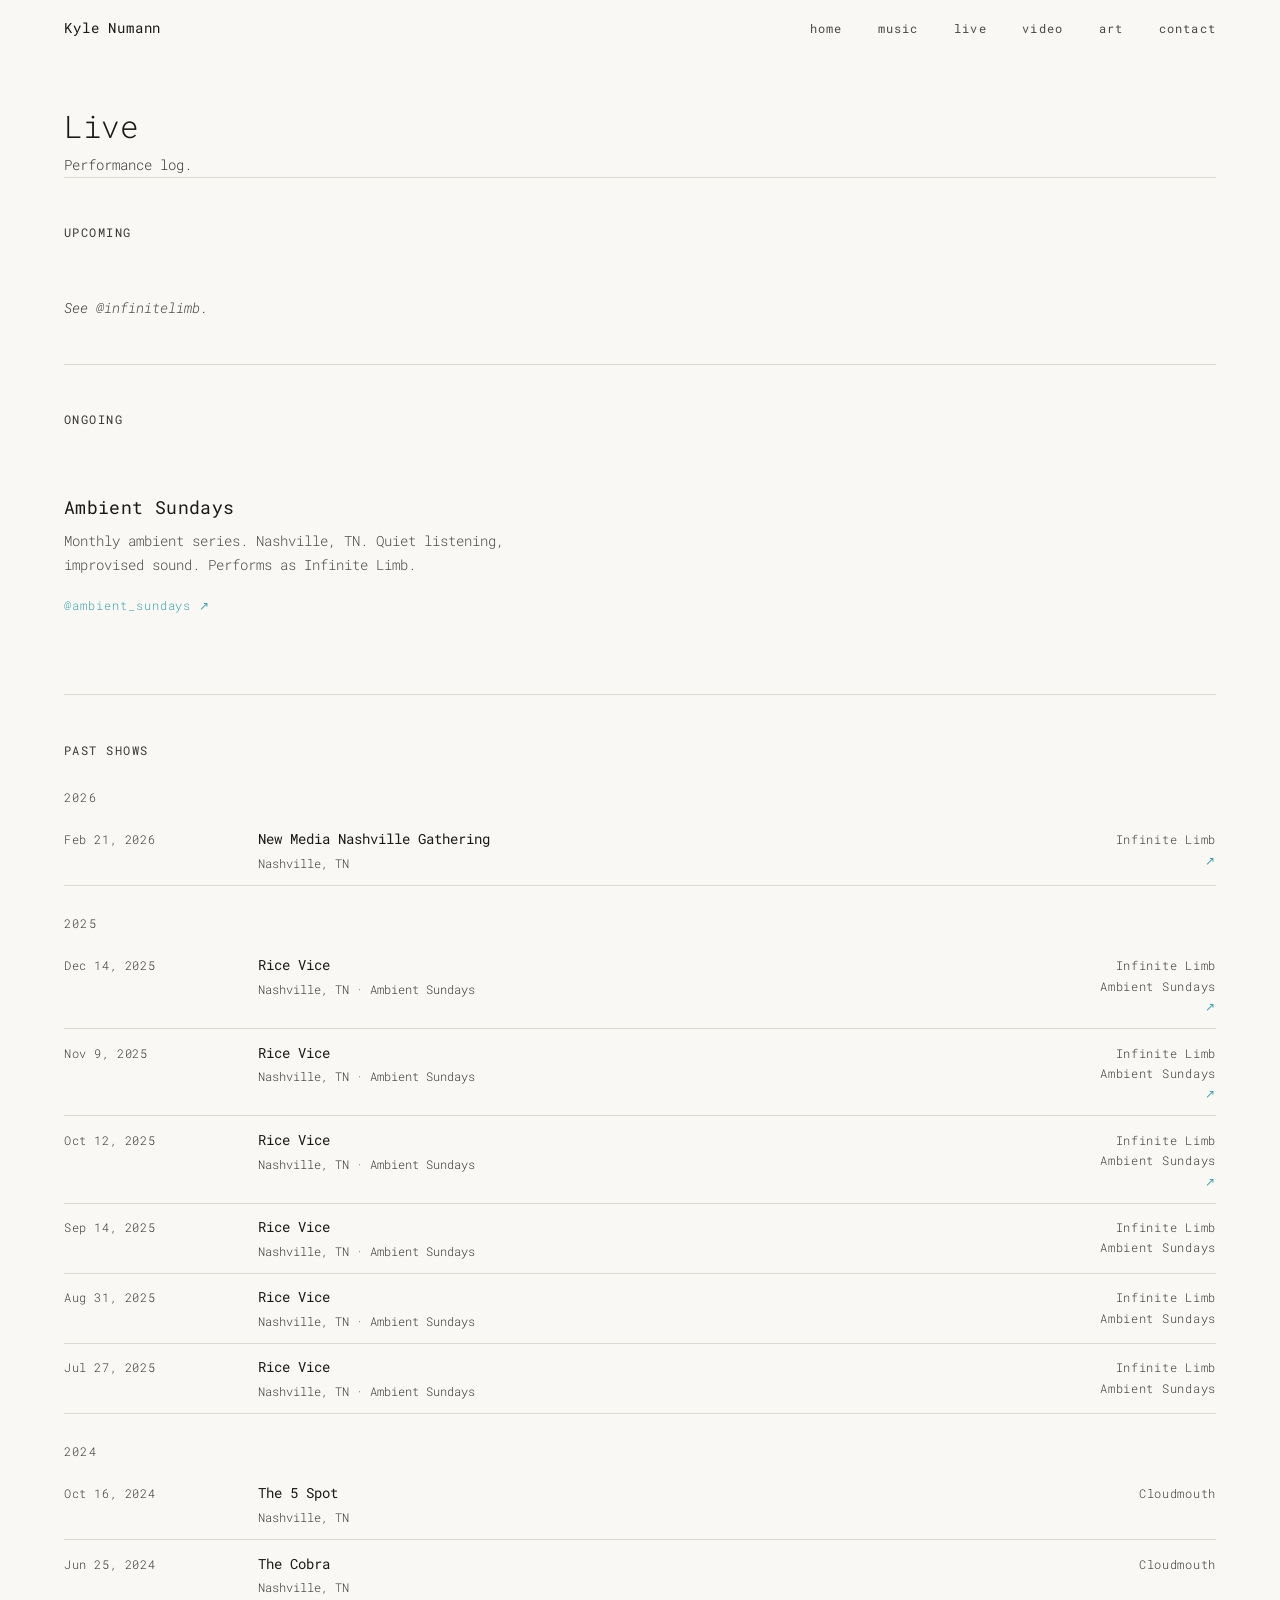
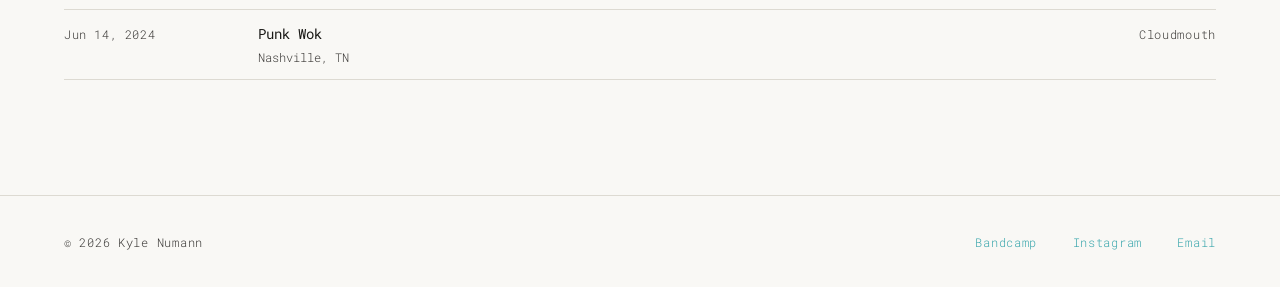
<file: live/index.html>
<!DOCTYPE html>
<html lang="en">
<head>
  <meta charset="UTF-8">
  <meta name="viewport" content="width=device-width, initial-scale=1.0">
  <title>Live — Kyle Numann</title>
  <meta name="description" content="Live performances — Infinite Limb, Ambient Sundays, Cloudmouth.">
  <link rel="stylesheet" href="../assets/css/main.css">
</head>
<body>

  <header class="site-header" role="banner">
    <div class="header-inner">
      <a href="../" class="site-logo">Kyle Numann</a>
      <nav class="site-nav" aria-label="Main navigation">
        <a href="../">home</a>
        <a href="../music/">music</a>
        <a href="../live/">live</a>
        <a href="../video/">video</a>
        <a href="../art/">art</a>
        <a href="mailto:kyle.numann@gmail.com">contact</a>
      </nav>
      <button class="nav-toggle" aria-label="Toggle navigation" aria-expanded="false">
        <span></span>
      </button>
    </div>
  </header>

  <main>
    <div class="wrap">

      <div class="page-header">
        <h1>Live</h1>
        <p class="intro">Performance log.</p>
      </div>

      <!-- Upcoming -->
      <section class="page-section" aria-labelledby="upcoming-heading">
        <span class="section-label" id="upcoming-heading">Upcoming</span>
        <div id="shows-list">
          <p class="empty">No upcoming shows scheduled.</p>
        </div>
      </section>

      <!-- Ambient Sundays -->
      <section class="page-section" aria-labelledby="as-heading">
        <span class="section-label" id="as-heading">Ongoing</span>
        <div class="as-block">
          <div class="as-block__title">Ambient Sundays</div>
          <p class="as-block__desc">
            Monthly ambient series. Nashville, TN.
            Quiet listening, improvised sound. Performs as Infinite Limb.
          </p>
          <div class="as-block__links">
            <a href="https://instagram.com/ambient_sundays" target="_blank" rel="noopener">@ambient_sundays ↗</a>
          </div>
        </div>
      </section>

      <!-- Past shows -->
      <section class="page-section" aria-labelledby="past-heading">
        <span class="section-label" id="past-heading">Past shows</span>
        <div id="past-shows-list">
          <!-- Rendered by JS from KN.live.pastShows -->
          <p class="empty">Loading…</p>
        </div>
      </section>

    </div>
  </main>

  <footer class="site-footer" role="contentinfo">
    <div class="footer-inner">
      <span class="footer-copy">© 2026 Kyle Numann</span>
      <div class="footer-links">
        <a href="https://infinitelimb.bandcamp.com" target="_blank" rel="noopener">Bandcamp</a>
        <a href="https://instagram.com/kylenumann" target="_blank" rel="noopener">Instagram</a>
        <a href="mailto:kyle.numann@gmail.com">Email</a>
      </div>
    </div>
  </footer>

  <script src="../content/data.js"></script>
  <script src="../assets/js/main.js"></script>
</body>
</html>
</file>
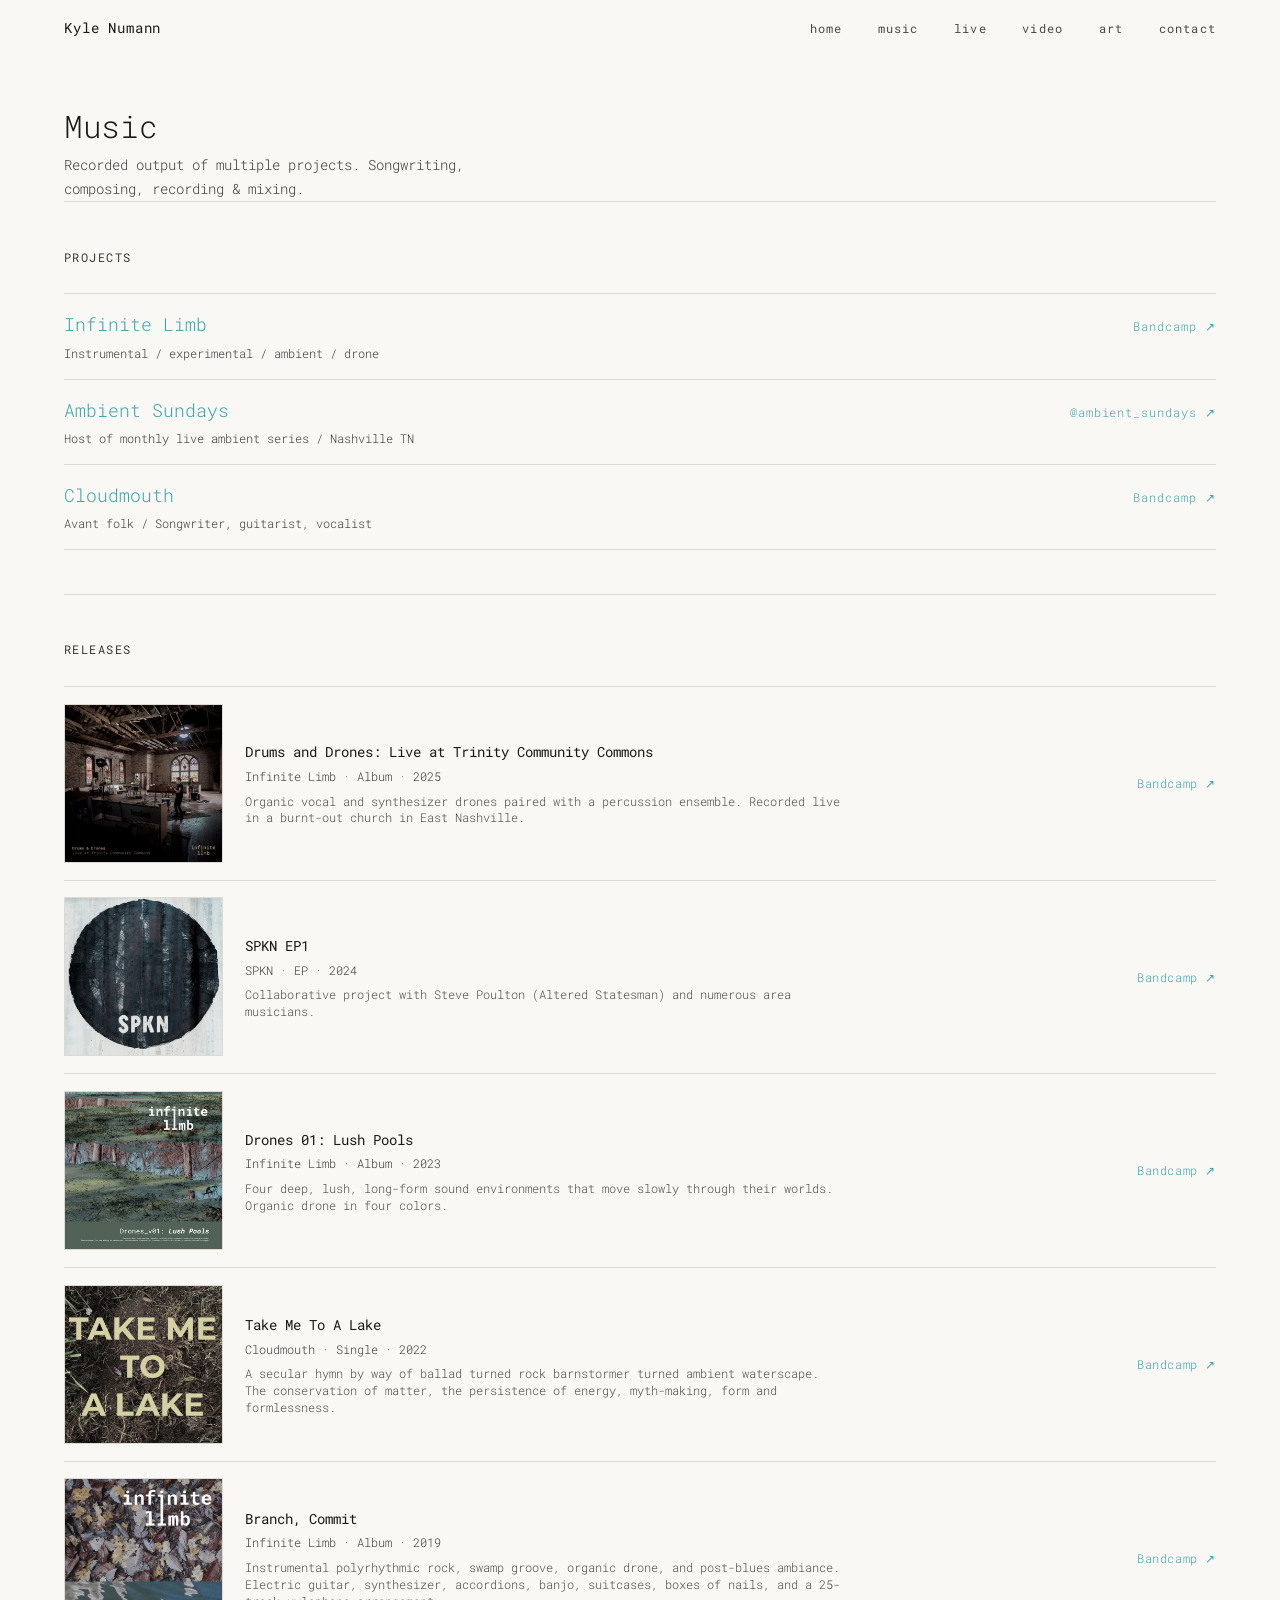
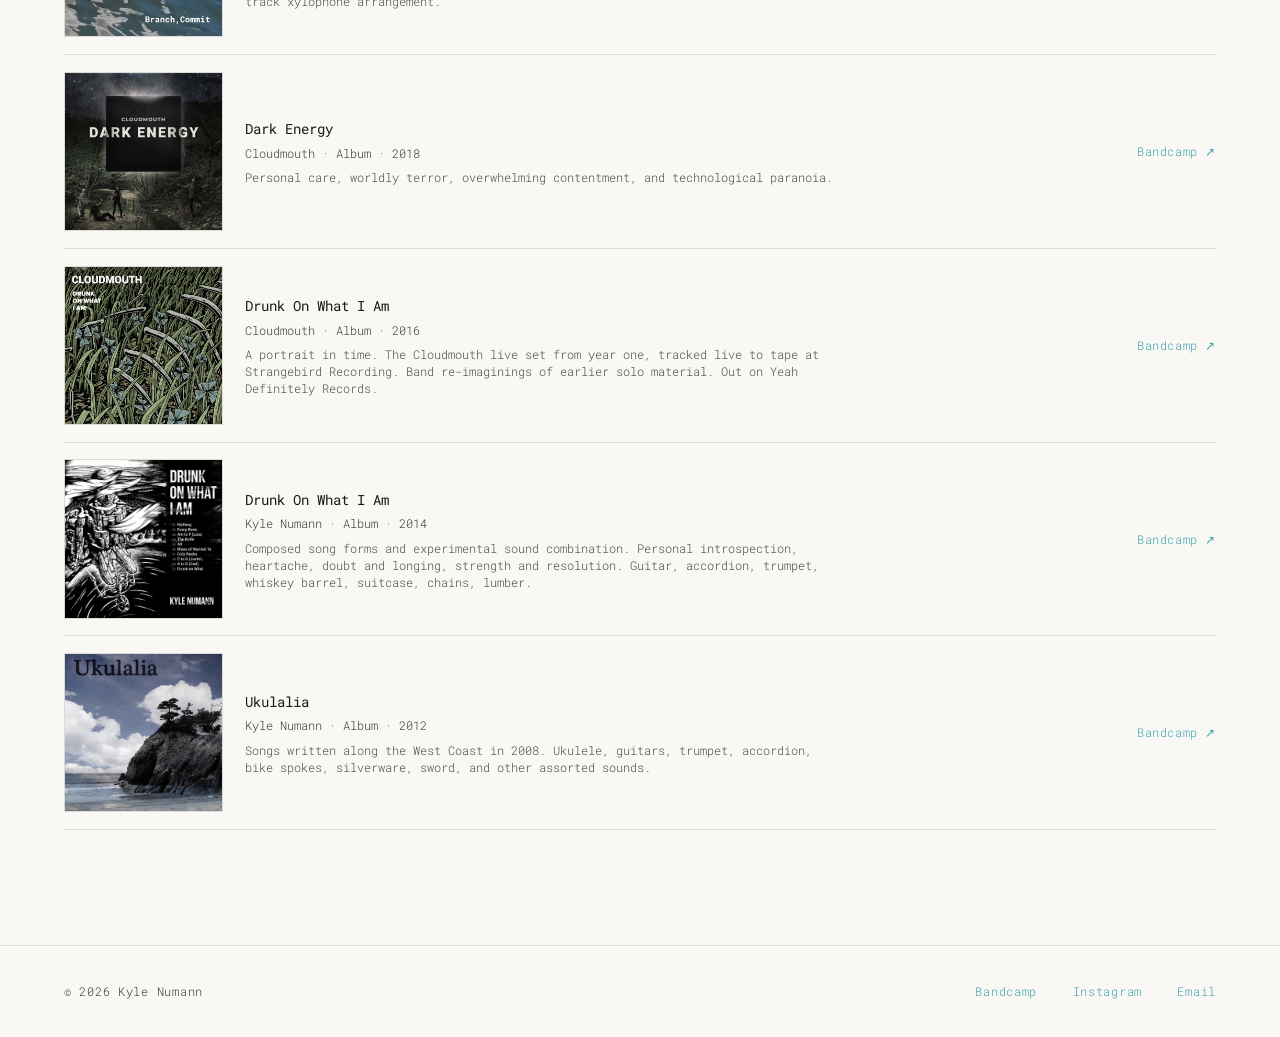
<file: music/index.html>
<!DOCTYPE html>
<html lang="en">
<head>
  <meta charset="UTF-8">
  <meta name="viewport" content="width=device-width, initial-scale=1.0">
  <title>Music — Kyle Numann</title>
  <meta name="description" content="Recorded music — Cloudmouth, Infinite Limb, Kyle Numann, Ambient Sundays.">
  <link rel="stylesheet" href="../assets/css/main.css">
</head>
<body>

  <header class="site-header" role="banner">
    <div class="header-inner">
      <a href="../" class="site-logo">Kyle Numann</a>
      <nav class="site-nav" aria-label="Main navigation">
        <a href="../">home</a>
        <a href="../music/">music</a>
        <a href="../live/">live</a>
        <a href="../video/">video</a>
        <a href="../art/">art</a>
        <a href="mailto:kyle.numann@gmail.com">contact</a>
      </nav>
      <button class="nav-toggle" aria-label="Toggle navigation" aria-expanded="false">
        <span></span>
      </button>
    </div>
  </header>

  <main>
    <div class="wrap">

      <div class="page-header">
        <h1>Music</h1>
        <p class="intro">Recorded output of multiple projects. Songwriting, composing, recording & mixing.</p>
      </div>

      <!-- Projects -->
      <section class="page-section" aria-labelledby="projects-heading">
        <span class="section-label" id="projects-heading">Projects</span>
        <div class="project-list">
          <div class="project-item">
            <div>
              <div class="project-item__name">
                <a href="https://infinitelimb.bandcamp.com" target="_blank" rel="noopener">Infinite Limb</a>
              </div>
              <span class="project-item__desc">Instrumental / experimental / ambient / drone</span>
            </div>
            <a href="https://infinitelimb.bandcamp.com" class="project-item__link" target="_blank" rel="noopener">Bandcamp ↗</a>
          </div>
          <div class="project-item">
            <div>
              <div class="project-item__name">
                <a href="https://instagram.com/ambient_sundays" target="_blank" rel="noopener">Ambient Sundays</a>
              </div>
              <span class="project-item__desc">Host of monthly live ambient series / Nashville TN</span>
            </div>
            <a href="https://instagram.com/ambient_sundays" class="project-item__link" target="_blank" rel="noopener">@ambient_sundays ↗</a>
          </div>
          <div class="project-item">
            <div>
              <div class="project-item__name">
                <a href="https://cloudmouthmusic.com" target="_blank" rel="noopener">Cloudmouth</a>
              </div>
              <span class="project-item__desc">Avant folk / Songwriter, guitarist, vocalist</span>
            </div>
            <a href="https://cloudmouthmusic.bandcamp.com" class="project-item__link" target="_blank" rel="noopener">Bandcamp ↗</a>
          </div>
        </div>
      </section>

      <!-- Releases — rendered from data.js -->
      <section class="page-section" aria-labelledby="releases-heading">
        <span class="section-label" id="releases-heading">Releases</span>
        <div id="releases-list">
          <p class="empty">Loading…</p>
        </div>
      </section>

    </div>
  </main>

  <footer class="site-footer" role="contentinfo">
    <div class="footer-inner">
      <span class="footer-copy">© 2026 Kyle Numann</span>
      <div class="footer-links">
        <a href="https://infinitelimb.bandcamp.com" target="_blank" rel="noopener">Bandcamp</a>
        <a href="https://instagram.com/kylenumann" target="_blank" rel="noopener">Instagram</a>
        <a href="mailto:kyle.numann@gmail.com">Email</a>
      </div>
    </div>
  </footer>

  <script src="../content/data.js"></script>
  <script src="../assets/js/main.js"></script>
</body>
</html>
</file>
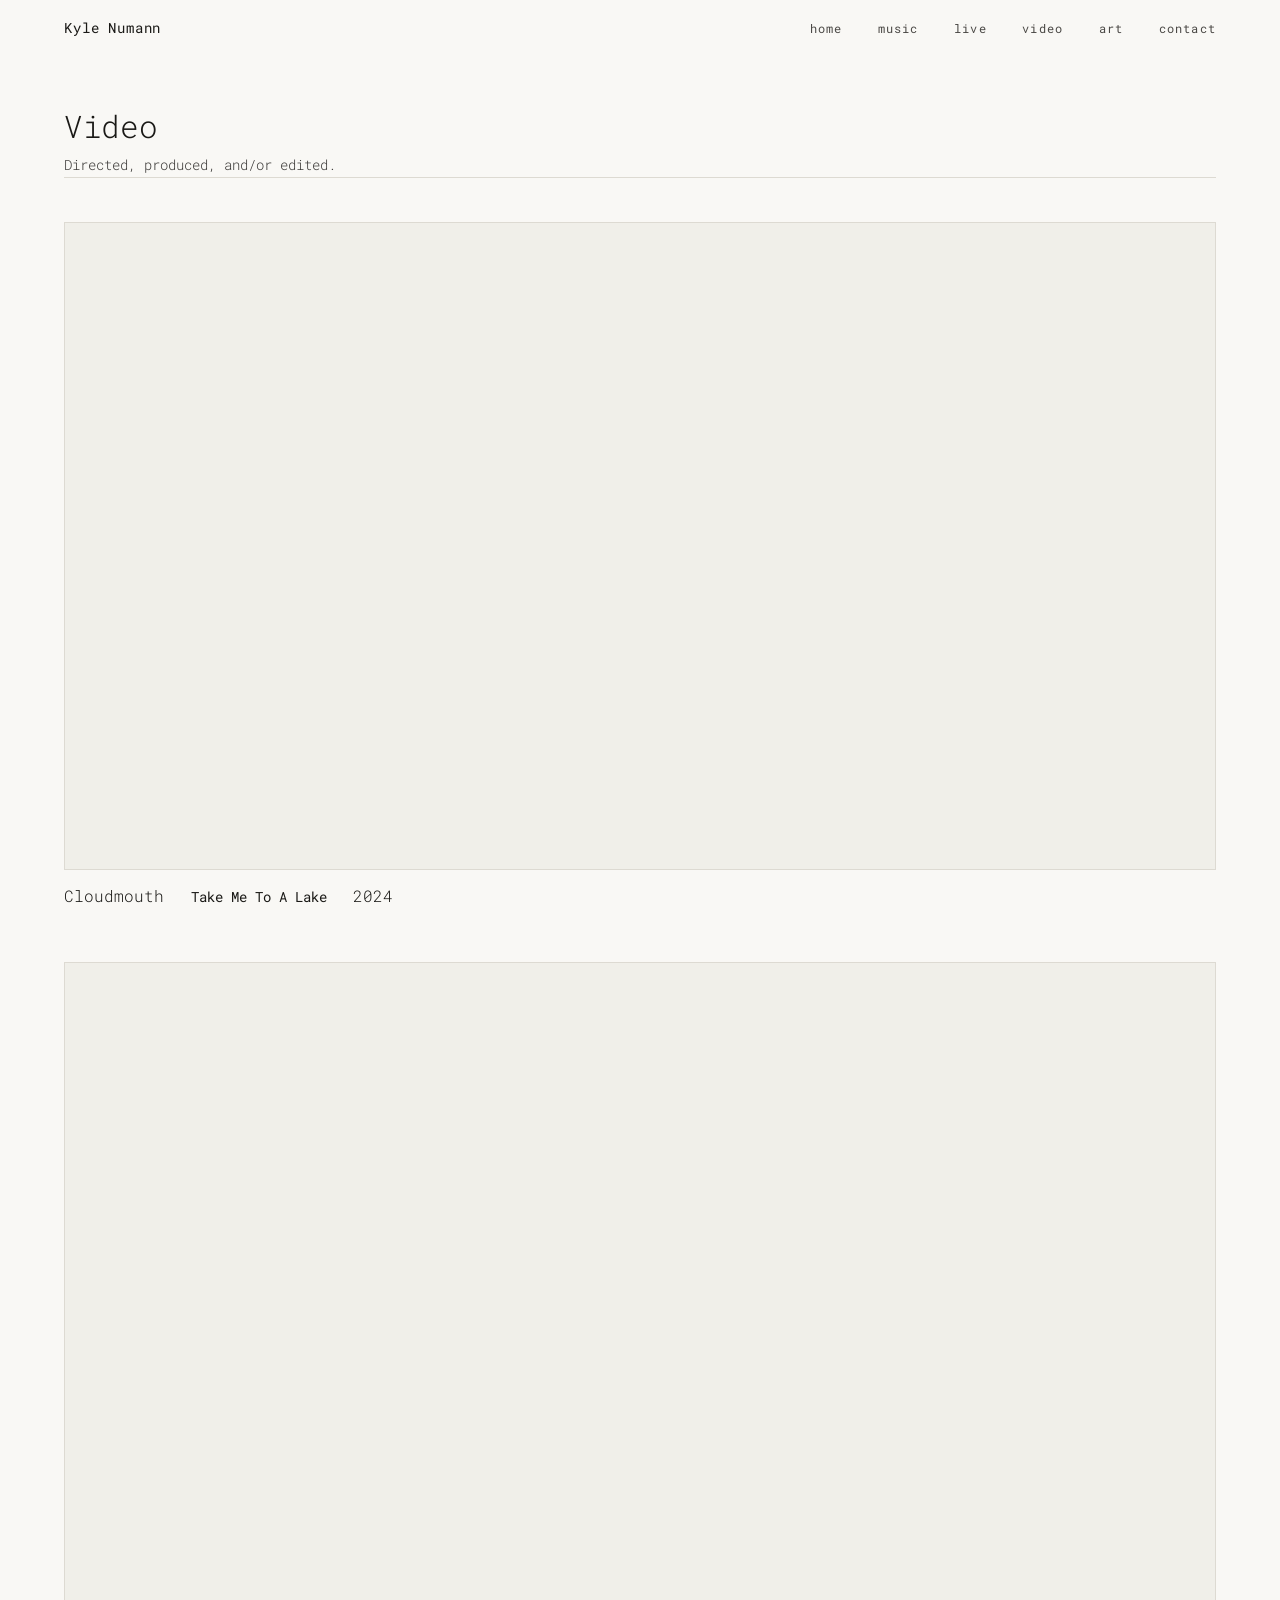
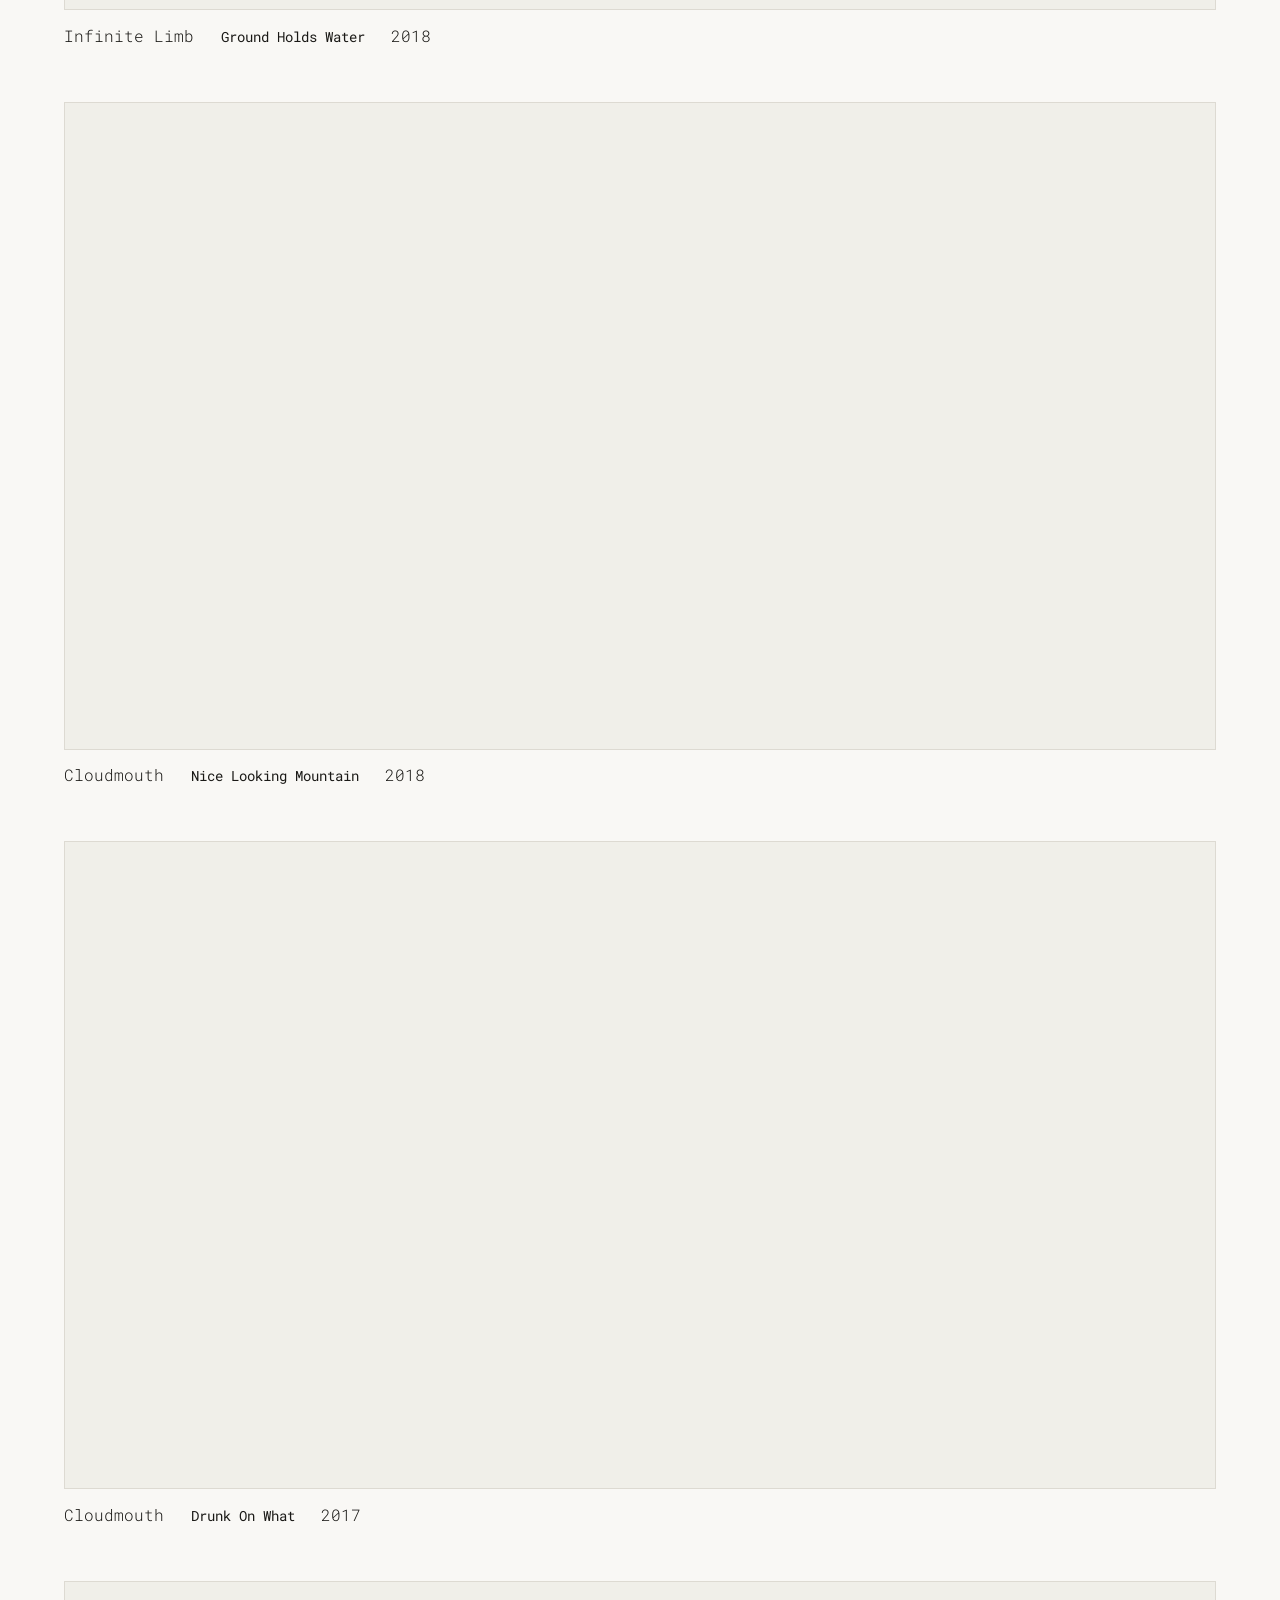
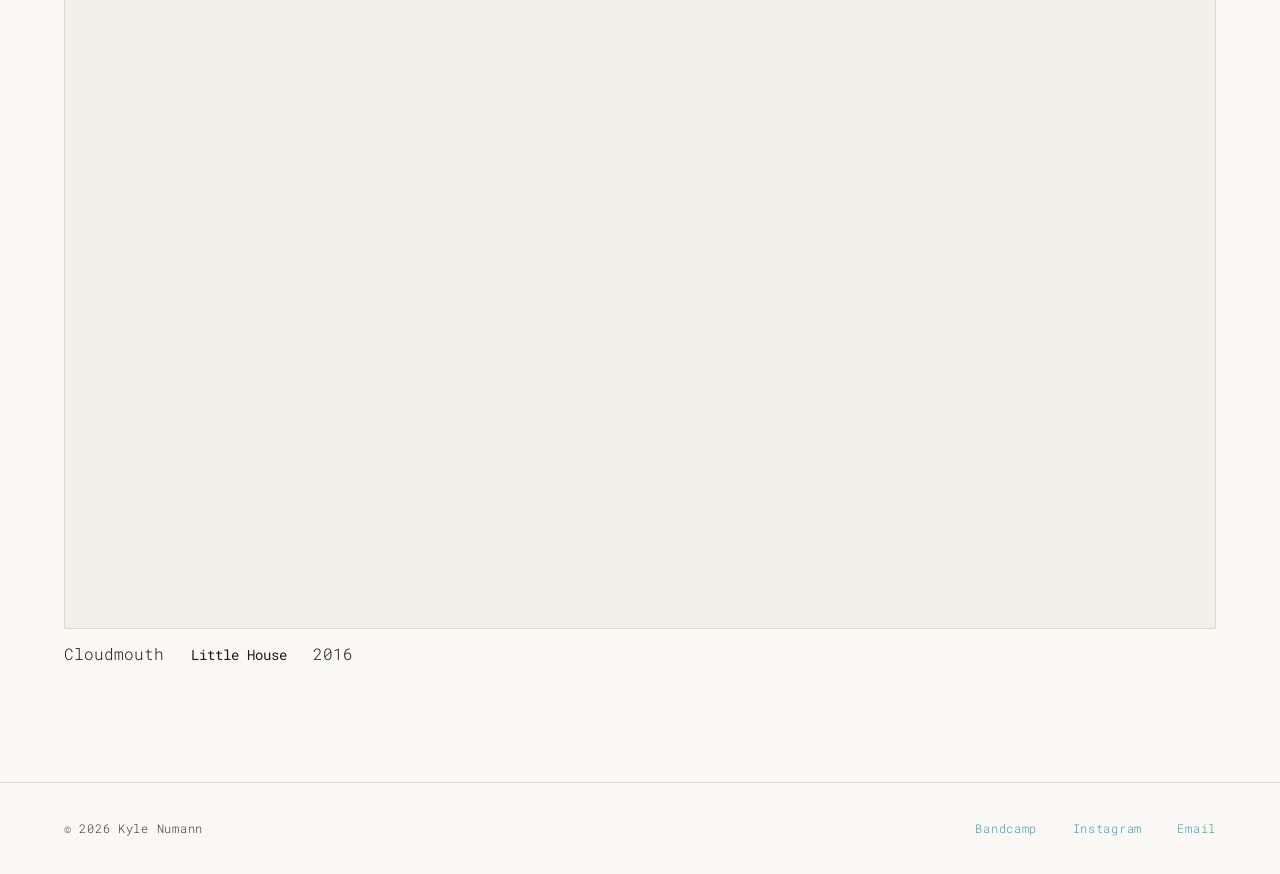
<file: video/index.html>
<!DOCTYPE html>
<html lang="en">
<head>
  <meta charset="UTF-8">
  <meta name="viewport" content="width=device-width, initial-scale=1.0">
  <title>Video — Kyle Numann</title>
  <meta name="description" content="Music videos by Cloudmouth and Infinite Limb.">
  <link rel="stylesheet" href="../assets/css/main.css">
</head>
<body>

  <header class="site-header" role="banner">
    <div class="header-inner">
      <a href="../" class="site-logo">Kyle Numann</a>
      <nav class="site-nav" aria-label="Main navigation">
        <a href="../">home</a>
        <a href="../music/">music</a>
        <a href="../live/">live</a>
        <a href="../video/">video</a>
        <a href="../art/">art</a>
        <a href="mailto:kyle.numann@gmail.com">contact</a>
      </nav>
      <button class="nav-toggle" aria-label="Toggle navigation" aria-expanded="false">
        <span></span>
      </button>
    </div>
  </header>

  <main>
    <div class="wrap">

      <div class="page-header">
        <h1>Video</h1>
        <p class="intro">Directed, produced, and/or edited.</p>
      </div>

      <section class="page-section">
        <div class="video-list" id="video-grid">
          <p class="empty">Loading…</p>
        </div>
      </section>

    </div>
  </main>

  <footer class="site-footer" role="contentinfo">
    <div class="footer-inner">
      <span class="footer-copy">© 2026 Kyle Numann</span>
      <div class="footer-links">
        <a href="https://infinitelimb.bandcamp.com" target="_blank" rel="noopener">Bandcamp</a>
        <a href="https://instagram.com/kylenumann" target="_blank" rel="noopener">Instagram</a>
        <a href="mailto:kyle.numann@gmail.com">Email</a>
      </div>
    </div>
  </footer>

  <script src="../content/data.js"></script>
  <script src="../assets/js/main.js"></script>
</body>
</html>
</file>
<file: assets/css/main.css>
/* ============================================================
   KN WORKS — STYLESHEET
   Tweak the variables in :root to change the look.
   ============================================================ */

@import url('https://fonts.googleapis.com/css2?family=Roboto:wght@300;400&family=Roboto+Mono:ital,wght@0,300;0,400;0,500;1,300&display=swap');

/* ---- Custom Properties --------------------------------------- */
:root {
  /* Colors — light */
  --bg:         #f9f8f5;
  --fg:         #1a1916;
  --fg-dim:     #4a4845;
  --fg-faint:   #3a3836;
  --rule:       #dddad2;
  --accent-h:   0;
  --accent:     hsl(var(--accent-h) 50% 45%);
  --surface:    #f0efe9;

  /* Type */
  --mono:       'Roboto Mono', 'Courier New', monospace;
  --sans:       'Roboto', system-ui, sans-serif;

  --size-xs:    0.68rem;
  --size-sm:    0.8rem;
  --size-base:  0.9rem;
  --size-md:    1rem;
  --size-lg:    1.25rem;
  --size-xl:    1.75rem;
  --size-2xl:   2.75rem;
  --size-3xl:   4rem;

  /* Layout */
  --max-w:      100%;
  --gutter:     clamp(1.25rem, 5vw, 4rem);
  --nav-h:      3.25rem;

  /* Motion */
  --dur:        150ms;
  --ease:       cubic-bezier(0.4, 0, 0.2, 1);
}

@media (prefers-color-scheme: dark) {
  :root {
    --bg:       #111009;
    --fg:       #e4e2d8;
    --fg-dim:   #b8b6ac;
    --fg-faint: #c4c2b8;
    --rule:     #2a2824;
    --surface:  #1a1916;
    --accent:   hsl(var(--accent-h) 50% 62%);
  }
}

/* ---- Proportional scaling above laptop ----------------------- */
@media (min-width: 1024px) {
  html {
    /* 16px at 1024 → ~22px at 1920 → ~25px at 2560 → ~33px at 3840 */
    font-size: calc(10px + 0.6vw);
  }
}

/* ---- Reset --------------------------------------------------- */
*, *::before, *::after { box-sizing: border-box; margin: 0; padding: 0; }
html { color-scheme: light dark; scroll-behavior: smooth; }
body {
  font-family: var(--mono);
  font-size: var(--size-base);
  font-weight: 300;
  line-height: 1.7;
  background: var(--bg);
  color: var(--fg);
  -webkit-font-smoothing: antialiased;
}
img, video { display: block; max-width: 100%; height: auto; }
a { color: inherit; text-decoration: none; }
ul, ol { list-style: none; }
button { font: inherit; background: none; border: none; cursor: pointer; color: inherit; }

/* ---- Site Header -------------------------------------------- */
.site-header {
  position: sticky;
  top: 0;
  z-index: 100;
  height: var(--nav-h);
  background: var(--bg);
  border-bottom: 1px solid transparent;
  transition: border-color var(--dur) var(--ease);
}
.site-header.scrolled { border-color: var(--rule); }

.header-inner {
  display: flex;
  align-items: center;
  justify-content: space-between;
  height: 100%;
  max-width: var(--max-w);
  margin-inline: auto;
  padding-inline: var(--gutter);
}

.site-logo {
  font-size: var(--size-sm);
  font-weight: 400;
  letter-spacing: 0.06em;
  color: var(--fg);
  display: inline-block;
  min-width: 10ch;
}
.site-logo:hover { color: var(--fg-dim); }

.site-nav {
  display: flex;
  gap: 2rem;
}
.site-nav a {
  font-size: var(--size-xs);
  font-weight: 400;
  letter-spacing: 0.1em;
  color: var(--fg-dim);
  transition: color var(--dur);
}
.site-nav a:hover,
.site-nav a[aria-current="page"] { color: var(--fg); }

.nav-toggle {
  display: none;
  width: 32px; height: 32px;
  align-items: center;
  justify-content: center;
}
.nav-toggle span,
.nav-toggle span::before,
.nav-toggle span::after {
  display: block;
  width: 18px; height: 1px;
  background: var(--fg);
  transition: transform 200ms var(--ease), opacity var(--dur) var(--ease);
}
.nav-toggle span { position: relative; }
.nav-toggle span::before,
.nav-toggle span::after { content: ''; position: absolute; left: 0; }
.nav-toggle span::before { top: -5px; }
.nav-toggle span::after  { top:  5px; }
.nav-toggle[aria-expanded="true"] span { background: transparent; }
.nav-toggle[aria-expanded="true"] span::before { transform: rotate(45deg) translate(3px, 3px); }
.nav-toggle[aria-expanded="true"] span::after  { transform: rotate(-45deg) translate(3px, -3px); }

@media (max-width: 600px) {
  .nav-toggle { display: flex; }
  .site-nav {
    display: none;
    position: fixed;
    inset: var(--nav-h) 0 0 0;
    background: var(--bg);
    flex-direction: column;
    padding: 2rem var(--gutter);
    gap: 0;
    border-top: 1px solid var(--rule);
  }
  .site-nav.open { display: flex; }
  .site-nav a {
    font-size: var(--size-md);
    padding-block: 0.85rem;
    border-bottom: 1px solid var(--rule);
  }
}

/* ---- Layout -------------------------------------------------- */
.wrap {
  max-width: var(--max-w);
  margin-inline: auto;
  padding-inline: var(--gutter);
}

.page-section {
  padding-block: 2.5rem;
  border-top: 1px solid var(--rule);
}
.page-section:first-child { border-top: none; }

.section-label {
  font-size: var(--size-xs);
  font-weight: 400;
  letter-spacing: 0.12em;
  color: var(--fg-faint);
  text-transform: uppercase;
  margin-bottom: 1.5rem;
  display: block;
}

/* ---- Site Footer -------------------------------------------- */
.site-footer {
  border-top: 1px solid var(--rule);
  padding-block: 2rem;
  margin-top: 4rem;
}
.footer-inner {
  display: flex;
  align-items: center;
  justify-content: space-between;
  flex-wrap: wrap;
  gap: 1rem;
  max-width: var(--max-w);
  margin-inline: auto;
  padding-inline: var(--gutter);
}
.footer-links {
  display: flex;
  gap: 2rem;
}
.footer-links a {
  font-size: var(--size-xs);
  color: var(--accent);
  letter-spacing: 0.06em;
}
.footer-links a:hover { opacity: 0.7; }
.footer-copy {
  font-size: var(--size-xs);
  color: var(--fg-faint);
  letter-spacing: 0.06em;
}

/* ---- Home: Intro -------------------------------------------- */
.home-intro {
  padding-block: clamp(2rem, 5vw, 3.5rem) 2rem;
  display: grid;
  grid-template-columns: 1fr 1fr;
  grid-template-rows: auto;
  column-gap: 3rem;
  align-items: start;
}
.home-intro__text { grid-column: 1; }
.home-intro__photo {
  grid-column: 2;
  grid-row: 1 / 4;
  width: 100%;
  align-self: start;
  padding: 5%;
  position: relative;
  overflow: visible;
}
.home-intro__photo img {
  width: 100%;
  height: auto;
  display: block;
  opacity: 0.7;
  filter: saturate(0.2);
  transition: opacity 500ms ease, filter 500ms ease;
}
.home-intro__photo img:hover {
  opacity: 1;
  filter: saturate(1);
}
.home-intro__name {
  font-size: clamp(var(--size-lg), 2vw, var(--size-xl));
  font-weight: 300;
  letter-spacing: -0.02em;
  line-height: 1.05;
  margin-bottom: 0.5rem;
}
.home-intro__sub {
  font-size: var(--size-sm);
  color: var(--fg-dim);
  letter-spacing: 0.06em;
  margin-bottom: 1.5rem;
}
@media (max-width: 540px) {
  .home-intro { grid-template-columns: 1fr; }
  .home-intro__photo { display: none; }
}
.home-intro__bio {
  font-size: var(--size-base);
  color: var(--fg-dim);
  font-weight: 300;
  max-width: 52ch;
  line-height: 1.75;
}
.home-intro__bio a {
  color: var(--accent);
  border-bottom: 1px solid transparent;
}
.home-intro__bio a:hover { border-color: var(--accent); }
.home-intro__links {
  display: flex;
  flex-wrap: wrap;
  gap: 0.25rem 1.5rem;
  margin-top: 1.75rem;
}
.home-intro__link {
  font-size: var(--size-xs);
  letter-spacing: 0.1em;
  color: var(--accent);
}
.home-intro__link:hover { opacity: 0.7; }

/* ---- Latest release (home) ---------------------------------- */
.latest-release__title {
  font-size: var(--size-md);
  font-weight: 400;
  letter-spacing: 0.02em;
  margin-bottom: 0.3rem;
}
.latest-release__meta {
  font-size: var(--size-xs);
  color: var(--fg-faint);
  letter-spacing: 0.06em;
  margin-bottom: 0.5rem;
}
.latest-release__desc {
  font-size: var(--size-xs);
  color: var(--fg-dim);
  line-height: 1.4;
  max-width: 50em;
  margin-bottom: 1.25rem;
}
.latest-release__embed {
  max-width: 560px;
  margin-bottom: 1rem;
}
.latest-release__link {
  font-size: var(--size-xs);
  color: var(--accent);
  letter-spacing: 0.08em;
}
.latest-release__link:hover { opacity: 0.7; }

/* ---- Row list (shows, releases) ----------------------------- */
.row-list { width: 100%; }

.row-item {
  display: grid;
  grid-template-columns: 9rem 1fr auto;
  align-items: baseline;
  gap: 0 2rem;
  padding-block: 0.65rem;
  border-bottom: 1px solid var(--rule);
  font-size: var(--size-sm);
  transition: background var(--dur);
}
.row-item:first-child { border-top: 1px solid var(--rule); }

.row-item__date {
  color: var(--fg-faint);
  font-size: var(--size-xs);
  letter-spacing: 0.05em;
  white-space: nowrap;
}
.row-item__main { color: var(--fg); }
.row-item__main strong { font-weight: 400; }
.row-item__sub {
  display: block;
  font-size: var(--size-xs);
  color: var(--fg-faint);
  margin-top: 0.1rem;
}
.row-item__desc {
  display: block;
  font-size: var(--size-xs);
  color: var(--fg-dim);
  margin-top: 0.25rem;
  line-height: 1.4;
  max-width: 50em;
}
.row-item__tag {
  font-size: var(--size-xs);
  color: var(--fg-faint);
  letter-spacing: 0.06em;
  white-space: nowrap;
  text-align: right;
}
.row-item__tag a { color: var(--accent); }
.row-item__tag a:hover { opacity: 0.7; }

/* Upcoming highlight */
.row-item--upcoming .row-item__date { color: var(--fg-dim); }
.row-item--upcoming .row-item__main { color: var(--fg); }

@media (max-width: 640px) {
  .row-item {
    grid-template-columns: 7rem 1fr;
    grid-template-rows: auto auto;
  }
  .row-item__tag {
    grid-column: 2;
    text-align: left;
    margin-top: 0.15rem;
  }
}

/* ---- Year divider ------------------------------------------- */
.year-divider {
  font-size: var(--size-xs);
  color: var(--fg-faint);
  letter-spacing: 0.1em;
  padding-block: 1.5rem 0.5rem;
}
.year-divider:first-child { padding-top: 0; }

/* ---- Release list ------------------------------------------- */
.release-list { width: 100%; }

.release-item {
  display: grid;
  grid-template-columns: 9rem 1fr auto;
  align-items: center;
  gap: 0 1.25rem;
  padding-block: 0.95rem;
  border-bottom: 1px solid var(--rule);
  font-size: var(--size-sm);
}
.release-item:first-child { border-top: 1px solid var(--rule); }

.release-item__cover {
  width: 9rem;
  height: 9rem;
  background: var(--surface);
  border: 1px solid var(--rule);
  overflow: hidden;
}
.release-item__cover img {
  width: 100%;
  height: 100%;
  object-fit: cover;
  filter: grayscale(0.6);
  transition: filter 300ms var(--ease);
}
.release-item:hover .release-item__cover img { filter: grayscale(0); }

.release-item__year {
  font-size: var(--size-xs);
  color: var(--fg-faint);
  letter-spacing: 0.05em;
}
.release-item__title { color: var(--fg); font-weight: 400; }
.release-item__artist {
  display: block;
  font-size: var(--size-xs);
  color: var(--fg-faint);
  margin-top: 0.1rem;
}
.release-item__desc {
  display: block;
  font-size: var(--size-xs);
  color: var(--fg-dim);
  margin-top: 0.35rem;
  line-height: 1.4;
  max-width: 50em;
}
.release-item__type {
  font-size: var(--size-xs);
  color: var(--fg-faint);
  letter-spacing: 0.05em;
}
.release-item__link {
  font-size: var(--size-xs);
  color: var(--accent);
  letter-spacing: 0.05em;
}
.release-item__link:hover { opacity: 0.7; }

@media (max-width: 640px) {
  .release-item {
    grid-template-columns: 7rem 1fr;
  }
  .release-item__cover { width: 7rem; height: 7rem; }
  .release-item__link {
    grid-column: 2;
    margin-top: 0.15rem;
  }
}

/* ---- Projects list ------------------------------------------ */
.project-list { width: 100%; }
.project-item {
  display: grid;
  grid-template-columns: 1fr auto;
  align-items: baseline;
  gap: 0 2rem;
  padding-block: 0.85rem;
  border-bottom: 1px solid var(--rule);
}
.project-item:first-child { border-top: 1px solid var(--rule); }
.project-item__name {
  font-size: var(--size-md);
  font-weight: 300;
  color: var(--fg);
}
.project-item__name a { color: var(--accent); }
.project-item__name a:hover { opacity: 0.7; }
.project-item__desc {
  font-size: var(--size-xs);
  color: var(--fg-faint);
  margin-top: 0.2rem;
  display: block;
}
.project-item__link {
  font-size: var(--size-xs);
  color: var(--accent);
  letter-spacing: 0.08em;
}
.project-item__link:hover { opacity: 0.7; }

/* ---- Page header -------------------------------------------- */
.page-header {
  padding-block: clamp(1.75rem, 4vw, 3rem) 0;
}
.page-header h1 {
  font-size: clamp(var(--size-lg), 3vw, var(--size-xl));
  font-weight: 300;
  letter-spacing: -0.01em;
  line-height: 1.1;
}
.page-header .intro {
  margin-top: 0.6rem;
  font-size: var(--size-sm);
  color: var(--fg-faint);
  font-weight: 300;
  max-width: 60ch;
}

/* ---- Ambient Sundays block ---------------------------------- */
.as-block {
  padding: 2rem 0;
}
.as-block__title {
  font-size: var(--size-md);
  font-weight: 400;
  letter-spacing: 0.02em;
  margin-bottom: 0.4rem;
}
.as-block__desc {
  font-size: var(--size-sm);
  color: var(--fg-dim);
  max-width: 55ch;
  margin-bottom: 1rem;
}
.as-block__links {
  display: flex;
  gap: 2rem;
}
.as-block__links a {
  font-size: var(--size-xs);
  color: var(--accent);
  letter-spacing: 0.08em;
}
.as-block__links a:hover { opacity: 0.7; }

/* ---- Embed -------------------------------------------------- */
.embed-wrap {
  border: 1px solid var(--rule);
}
.embed-wrap iframe {
  display: block;
  width: 100%;
  border: none;
}
.embeds { display: flex; flex-direction: column; gap: 1px; max-width: 560px; }

/* ---- Video grid --------------------------------------------- */
.video-list { display: flex; flex-direction: column; gap: 3rem; }
.video-item__embed {
  position: relative;
  aspect-ratio: 16/9;
  background: var(--surface);
  border: 1px solid var(--rule);
}
.video-item__embed iframe {
  position: absolute;
  inset: 0;
  width: 100%; height: 100%;
  border: none;
}
.video-item__info {
  display: flex;
  align-items: baseline;
  gap: 1.5rem;
  margin-top: 0.65rem;
  flex-wrap: wrap;
}
.video-item__title {
  font-size: var(--size-sm);
  font-weight: 400;
  color: var(--fg);
}
.video-item__meta {
  font-size: var(--size-xs);
  color: var(--fg-faint);
  letter-spacing: 0.05em;
}

/* ---- Art grid ----------------------------------------------- */
.art-filter-desc {
  font-size: var(--size-xs);
  color: var(--fg-faint);
  max-width: 60ch;
  line-height: 1.6;
  margin-bottom: 0.5rem;
}
.art-filter-desc:empty { display: none; }

.art-filters {
  display: flex;
  gap: 0.5rem;
  flex-wrap: wrap;
  margin-bottom: 2rem;
}
.art-filter {
  font-size: var(--size-xs);
  letter-spacing: 0.08em;
  padding: 0.3rem 0.7rem;
  border: 1px solid var(--rule);
  color: var(--fg-faint);
  cursor: pointer;
  transition: all var(--dur) var(--ease);
}
.art-filter:hover,
.art-filter.active {
  border-color: var(--fg-dim);
  color: var(--fg);
}

.art-grid {
  columns: 3;
  column-gap: 2rem;
  padding: 1.5rem 0;
}
.art-item {
  break-inside: avoid;
  margin-bottom: 2rem;
  cursor: pointer;
  position: relative;
  overflow: hidden;
  display: block;
}
.art-item::after {
  content: '';
  position: absolute;
  inset: 0;
  background: var(--accent);
  opacity: 0.08;
  mix-blend-mode: color;
  pointer-events: none;
  transition: opacity 500ms ease;
}
.art-item:hover::after { opacity: 0; }
.art-item img {
  display: block;
  width: 100%;
  filter: grayscale(1);
  transition: filter 500ms ease;
}
.art-item:hover img {
  filter: grayscale(0);
}
.art-item__overlay {
  position: absolute;
  bottom: 0; left: 0; right: 0;
  background: linear-gradient(transparent, rgba(0,0,0,0.75));
  padding: 1.25rem 0.85rem 0.85rem;
  opacity: 0;
  transition: opacity 500ms ease;
}
.art-item:hover .art-item__overlay { opacity: 1; }
.art-item__title {
  font-size: var(--size-xs);
  color: rgba(255,255,255,0.9);
  font-weight: 400;
  letter-spacing: 0.04em;
}
.art-item__type {
  font-size: 0.62rem;
  color: rgba(255,255,255,0.5);
  letter-spacing: 0.06em;
  margin-top: 0.1rem;
}

@media (max-width: 760px) { .art-grid { columns: 2; } }
@media (max-width: 440px) { .art-grid { columns: 1; } }

/* ---- Home: Featured art ------------------------------------- */
.home-art {
  display: grid;
  grid-template-columns: repeat(4, 1fr);
  gap: 2rem;
}
.home-art__item {
  cursor: pointer;
  position: relative;
  overflow: hidden;
}
.home-art__item::after {
  content: '';
  position: absolute;
  inset: 0;
  background: var(--accent);
  opacity: 0.08;
  mix-blend-mode: color;
  pointer-events: none;
  transition: opacity 500ms ease;
}
.home-art__item:hover::after { opacity: 0;
  aspect-ratio: 1;
}
.home-art__item img {
  display: block;
  width: 100%;
  height: 100%;
  object-fit: cover;
  filter: grayscale(1);
  transition: filter 350ms var(--ease);
}
.home-art__item:hover img { filter: grayscale(0); }
.home-art__link {
  display: block;
  font-size: var(--size-xs);
  color: var(--accent);
  letter-spacing: 0.08em;
  margin-top: 1.25rem;
}
.home-art__link:hover { opacity: 0.7; }
@media (max-width: 540px) { .home-art { grid-template-columns: repeat(2, 1fr); } }

/* ---- Lightbox ----------------------------------------------- */
.lightbox {
  position: fixed;
  inset: 0;
  z-index: 200;
  background: color-mix(in srgb, var(--bg) 95%, transparent);
  backdrop-filter: blur(16px);
  display: flex;
  flex-direction: column;
  align-items: center;
  overflow-y: auto;
  padding: 3rem 2rem 4rem;
  opacity: 0;
  pointer-events: none;
  transition: opacity 200ms var(--ease);
}
.lightbox.open { opacity: 1; pointer-events: all; }
.lightbox__image {
  max-width: min(100%, 1400px);
  box-shadow: 0 0 0 1px var(--rule);
  cursor: zoom-in;
  transition: transform 300ms ease;
  transform-origin: top center;
}
.lightbox__image.zoomed {
  max-width: none;
  width: 150%;
  cursor: zoom-out;
}
.lightbox__close {
  position: fixed;
  top: 1.25rem; right: 1.5rem;
  font-size: var(--size-sm);
  font-weight: 400;
  letter-spacing: 0.08em;
  color: var(--fg);
  line-height: 1;
  padding: 0.5rem 0.75rem;
  z-index: 201;
  background: color-mix(in srgb, var(--bg) 85%, transparent);
  backdrop-filter: blur(8px);
  border: 1px solid var(--rule);
}
.lightbox__close:hover { color: var(--fg); background: var(--bg); }
.lightbox__caption {
  margin-top: 1rem;
  font-size: var(--size-xs);
  color: var(--fg-faint);
  letter-spacing: 0.06em;
  text-align: center;
  flex-shrink: 0;
}

/* ---- Empty state -------------------------------------------- */
.empty {
  font-size: var(--size-sm);
  color: var(--fg-faint);
  padding-block: 1.5rem 0;
  font-style: italic;
}

/* ---- Collections -------------------------------------------- */
.collection-list { display: flex; flex-direction: column; gap: 0; }
.collection-item {
  padding-block: 0.85rem;
  border-bottom: 1px solid var(--rule);
}
.collection-item:first-child { border-top: 1px solid var(--rule); }
.collection-item__title {
  font-size: var(--size-sm);
  font-weight: 400;
  color: var(--fg);
  margin-bottom: 0.2rem;
}
.collection-item__desc {
  font-size: var(--size-xs);
  color: var(--fg-faint);
  max-width: 60ch;
}

/* ---- Easter egg --------------------------------------------- */
.egg {
  display: none;
  position: fixed;
  bottom: 2rem;
  left: 50%;
  transform: translateX(-50%);
  background: var(--bg);
  border: 1px solid var(--rule);
  padding: 0.6rem 1.25rem;
  font-size: var(--size-xs);
  color: var(--fg-faint);
  letter-spacing: 0.06em;
  z-index: 300;
  white-space: nowrap;
}
.egg.visible {
  display: block;
  animation: fadeInUp 0.35s var(--ease) both, fadeOut 0.35s 3.65s var(--ease) both;
}
@keyframes fadeInUp {
  from { opacity: 0; transform: translateX(-50%) translateY(6px); }
  to   { opacity: 1; transform: translateX(-50%) translateY(0); }
}
@keyframes fadeOut { to { opacity: 0; } }

/* ---- Utilities ---------------------------------------------- */
.visually-hidden {
  position: absolute; width: 1px; height: 1px;
  overflow: hidden; clip: rect(0,0,0,0); white-space: nowrap;
}
</file>
